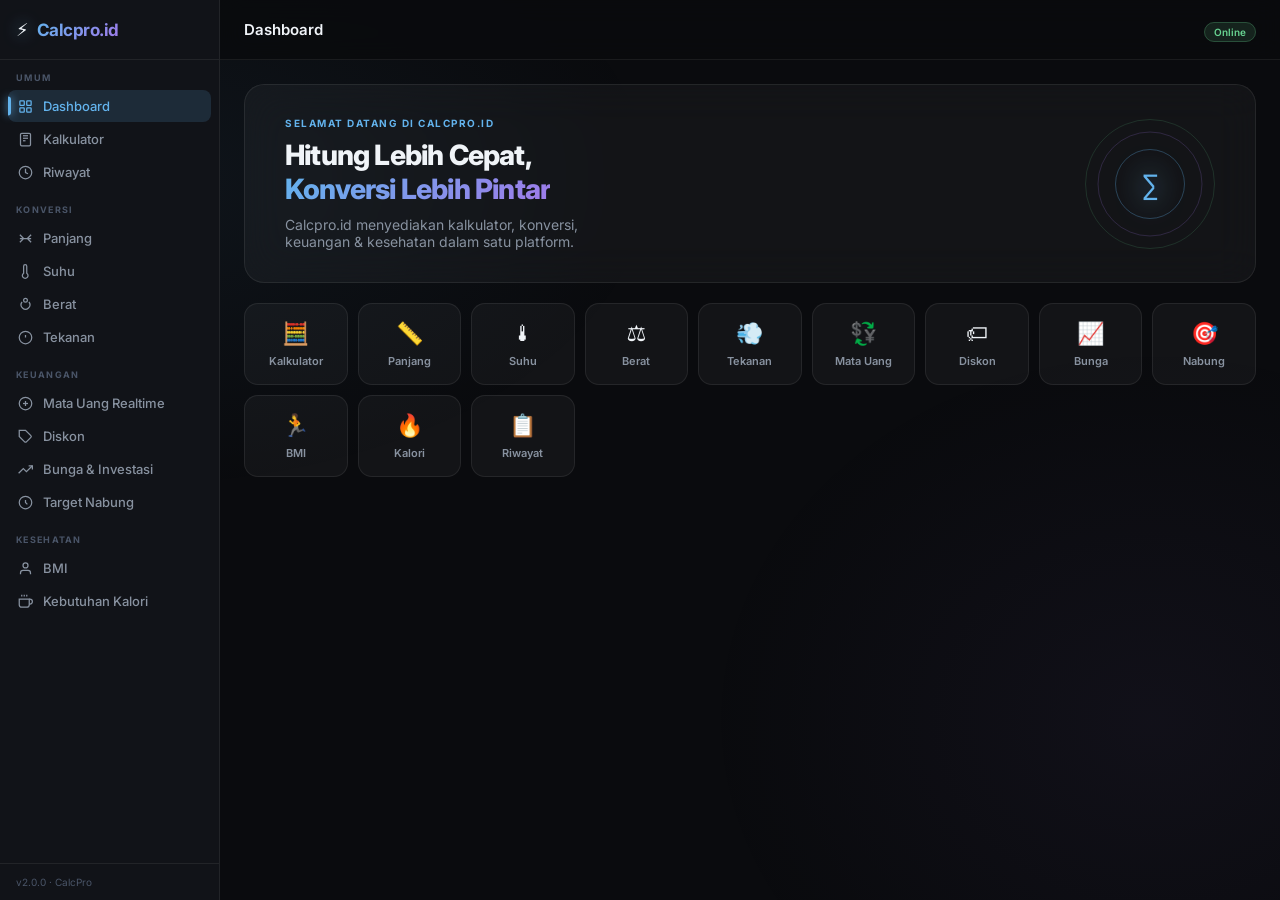
<file: index.html>
<!DOCTYPE html>
<html lang="id">
<head>
  <meta charset="UTF-8"/>
  <meta name="viewport" content="width=device-width, initial-scale=1.0"/>
  <title>Calcpro.id — Kalkulator Online & Konverter Satuan Indonesia</title>
  <meta name="description" content="Calcpro.id adalah kalkulator online dan aplikasi konverter satuan Indonesia untuk kalkulator digital, konversi mata uang, panjang, suhu, berat, tekanan, BMI, dan perhitungan keuangan."/>
  <meta name="keywords" content="calcpro.id, kalkulator online, konverter satuan, konversi mata uang, kalkulator BMI, kalkulator diskon, konversi suhu, konversi panjang, kalkulator investasi, kesehatan, keuangan"/>
  <meta name="robots" content="index, follow"/>
  <meta property="og:title" content="Calcpro.id — Kalkulator Online & Konverter Satuan Indonesia"/>
  <meta property="og:description" content="Calcpro.id adalah kalkulator online dan aplikasi konverter satuan Indonesia untuk kalkulator digital, konversi mata uang, panjang, suhu, berat, tekanan, BMI, dan perhitungan keuangan."/>
  <meta property="og:type" content="website"/>
  <meta property="og:locale" content="id_ID"/>
  <meta name="twitter:card" content="summary_large_image"/>
  <link rel="preconnect" href="https://fonts.googleapis.com"/>
  <link rel="preconnect" href="https://fonts.gstatic.com" crossorigin/>
  <link href="https://fonts.googleapis.com/css2?family=Inter:wght@300;400;500;600;700&family=JetBrains+Mono:wght@400;500&display=swap" rel="stylesheet"/>
  <link rel="stylesheet" href="style.css">
</head>
<body>

<div id="toast-container"></div>
<div class="overlay" id="overlay"></div>

<!-- ═══ SIDEBAR ═══ -->
<aside class="sidebar" id="sidebar">
  <div class="sidebar-header">
    <div class="logo">
      <span class="logo-icon">⚡</span>
      <span class="logo-text">Calcpro.id</span>
    </div>
  </div>
  <nav class="sidebar-nav">

    <div class="nav-group">
      <span class="nav-label">Umum</span>
      <a class="nav-item active" data-page="dashboard" href="#">
        <svg viewBox="0 0 24 24" fill="none" stroke="currentColor" stroke-width="2"><rect x="3" y="3" width="7" height="7" rx="1"/><rect x="14" y="3" width="7" height="7" rx="1"/><rect x="3" y="14" width="7" height="7" rx="1"/><rect x="14" y="14" width="7" height="7" rx="1"/></svg>
        <span>Dashboard</span>
      </a>
      <a class="nav-item" data-page="kalkulator" href="#">
        <svg viewBox="0 0 24 24" fill="none" stroke="currentColor" stroke-width="2"><rect x="4" y="2" width="16" height="20" rx="2"/><line x1="8" y1="6" x2="16" y2="6"/><line x1="8" y1="10" x2="16" y2="10"/><line x1="8" y1="14" x2="12" y2="14"/></svg>
        <span>Kalkulator</span>
      </a>
      <a class="nav-item" data-page="riwayat" href="#">
        <svg viewBox="0 0 24 24" fill="none" stroke="currentColor" stroke-width="2"><circle cx="12" cy="12" r="10"/><polyline points="12 6 12 12 16 14"/></svg>
        <span>Riwayat</span>
      </a>
    </div>

    <div class="nav-group">
      <span class="nav-label">Konversi</span>
      <a class="nav-item" data-page="panjang" href="#">
        <svg viewBox="0 0 24 24" fill="none" stroke="currentColor" stroke-width="2"><path d="M3 12h18M3 6l6 6-6 6M21 6l-6 6 6 6"/></svg>
        <span>Panjang</span>
      </a>
      <a class="nav-item" data-page="suhu" href="#">
        <svg viewBox="0 0 24 24" fill="none" stroke="currentColor" stroke-width="2"><path d="M14 14.76V3.5a2.5 2.5 0 0 0-5 0v11.26a4.5 4.5 0 1 0 5 0z"/></svg>
        <span>Suhu</span>
      </a>
      <a class="nav-item" data-page="berat" href="#">
        <svg viewBox="0 0 24 24" fill="none" stroke="currentColor" stroke-width="2"><circle cx="12" cy="5" r="3"/><path d="M6.5 8a7 7 0 1 0 11 0"/></svg>
        <span>Berat</span>
      </a>
      <a class="nav-item" data-page="tekanan" href="#">
        <svg viewBox="0 0 24 24" fill="none" stroke="currentColor" stroke-width="2"><circle cx="12" cy="12" r="10"/><line x1="12" y1="8" x2="12" y2="12"/><line x1="12" y1="16" x2="12.01" y2="16"/></svg>
        <span>Tekanan</span>
      </a>
    </div>

    <div class="nav-group">
      <span class="nav-label">Keuangan</span>
      <a class="nav-item" data-page="matauang" href="#">
        <svg viewBox="0 0 24 24" fill="none" stroke="currentColor" stroke-width="2"><circle cx="12" cy="12" r="10"/><line x1="12" y1="8" x2="12" y2="16"/><line x1="8" y1="12" x2="16" y2="12"/></svg>
        <span>Mata Uang Realtime</span>
      </a>
      <a class="nav-item" data-page="diskon" href="#">
        <svg viewBox="0 0 24 24" fill="none" stroke="currentColor" stroke-width="2"><path d="M20.59 13.41l-7.17 7.17a2 2 0 0 1-2.83 0L2 12V2h10l8.59 8.59a2 2 0 0 1 0 2.82z"/><line x1="7" y1="7" x2="7.01" y2="7"/></svg>
        <span>Diskon</span>
      </a>
      <a class="nav-item" data-page="bunga" href="#">
        <svg viewBox="0 0 24 24" fill="none" stroke="currentColor" stroke-width="2"><polyline points="23 6 13.5 15.5 8.5 10.5 1 18"/><polyline points="17 6 23 6 23 12"/></svg>
        <span>Bunga & Investasi</span>
      </a>
      <a class="nav-item" data-page="nabung" href="#">
        <svg viewBox="0 0 24 24" fill="none" stroke="currentColor" stroke-width="2"><path d="M12 2a10 10 0 1 0 0 20 10 10 0 0 0 0-20zm0 6v4l3 3"/></svg>
        <span>Target Nabung</span>
      </a>
    </div>

    <div class="nav-group">
      <span class="nav-label">Kesehatan</span>
      <a class="nav-item" data-page="bmi" href="#">
        <svg viewBox="0 0 24 24" fill="none" stroke="currentColor" stroke-width="2"><path d="M20 21v-2a4 4 0 0 0-4-4H8a4 4 0 0 0-4 4v2"/><circle cx="12" cy="7" r="4"/></svg>
        <span>BMI</span>
      </a>
      <a class="nav-item" data-page="kalori" href="#">
        <svg viewBox="0 0 24 24" fill="none" stroke="currentColor" stroke-width="2"><path d="M18 8h1a4 4 0 0 1 0 8h-1"/><path d="M2 8h16v9a4 4 0 0 1-4 4H6a4 4 0 0 1-4-4V8z"/><line x1="6" y1="1" x2="6" y2="4"/><line x1="10" y1="1" x2="10" y2="4"/><line x1="14" y1="1" x2="14" y2="4"/></svg>
        <span>Kebutuhan Kalori</span>
      </a>
    </div>

  </nav>
  <div class="sidebar-footer">v2.0.0 · CalcPro</div>
</aside>

<!-- ═══ MAIN ═══ -->
<main class="main" id="mainContent">
  <header class="topbar">
    <button class="mobile-menu-btn" id="mobileMenuBtn">
      <span></span><span></span><span></span>
    </button>
    <h1 class="page-title" id="pageTitle">Dashboard</h1>
    <div class="topbar-right">
      <span class="badge" id="statusBadge">Online</span>
    </div>
  </header>

  <!-- ═══ DASHBOARD ═══ -->
  <section class="page active" id="page-dashboard">
    <div class="dashboard-hero">
      <div class="hero-text">
        <p class="hero-eyebrow">Selamat Datang di Calcpro.id</p>
        <h2 class="hero-heading">Hitung Lebih Cepat,<br><em>Konversi Lebih Pintar</em></h2>
        <p class="hero-sub">Calcpro.id menyediakan kalkulator, konversi, keuangan & kesehatan dalam satu platform.</p>
      </div>
      <div class="hero-graphic" aria-hidden="true">
        <div class="orbit-ring ring-1"></div>
        <div class="orbit-ring ring-2"></div>
        <div class="orbit-ring ring-3"></div>
        <span class="orbit-center">∑</span>
      </div>
    </div>
    <div class="dash-categories">
      <div class="dash-cat" data-page="kalkulator"><span class="dc-icon">🧮</span><span>Kalkulator</span></div>
      <div class="dash-cat" data-page="panjang"><span class="dc-icon">📏</span><span>Panjang</span></div>
      <div class="dash-cat" data-page="suhu"><span class="dc-icon">🌡</span><span>Suhu</span></div>
      <div class="dash-cat" data-page="berat"><span class="dc-icon">⚖</span><span>Berat</span></div>
      <div class="dash-cat" data-page="tekanan"><span class="dc-icon">💨</span><span>Tekanan</span></div>
      <div class="dash-cat" data-page="matauang"><span class="dc-icon">💱</span><span>Mata Uang</span></div>
      <div class="dash-cat" data-page="diskon"><span class="dc-icon">🏷</span><span>Diskon</span></div>
      <div class="dash-cat" data-page="bunga"><span class="dc-icon">📈</span><span>Bunga</span></div>
      <div class="dash-cat" data-page="nabung"><span class="dc-icon">🎯</span><span>Nabung</span></div>
      <div class="dash-cat" data-page="bmi"><span class="dc-icon">🏃</span><span>BMI</span></div>
      <div class="dash-cat" data-page="kalori"><span class="dc-icon">🔥</span><span>Kalori</span></div>
      <div class="dash-cat" data-page="riwayat"><span class="dc-icon">📋</span><span>Riwayat</span></div>
    </div>
  </section>

  <!-- ═══ KALKULATOR ═══ -->
  <section class="page" id="page-kalkulator">
    <div class="content-header"><h2>Kalkulator</h2><p>Operasi aritmatika dasar</p></div>
    <div class="card glass">
      <div class="input-row">
        <div class="field"><label>Angka Pertama</label><input id="calc-a" type="number" placeholder="0"/></div>
        <div class="field"><label>Angka Kedua</label><input id="calc-b" type="number" placeholder="0"/></div>
      </div>
      <div class="op-grid">
        <button class="op-btn" data-op="tambah"><span class="op-sym">＋</span><span>Tambah</span></button>
        <button class="op-btn" data-op="kurang"><span class="op-sym">－</span><span>Kurang</span></button>
        <button class="op-btn" data-op="kali"><span class="op-sym">×</span><span>Kali</span></button>
        <button class="op-btn" data-op="bagi"><span class="op-sym">÷</span><span>Bagi</span></button>
      </div>
      <div class="result-box hidden" id="calc-result">
        <span class="result-label">Hasil</span>
        <span class="result-value" id="calc-value">—</span>
        <span class="result-expr" id="calc-expr"></span>
      </div>
    </div>
  </section>

  <!-- ═══ PANJANG ═══ -->
  <section class="page" id="page-panjang">
    <div class="content-header"><h2>Konversi Panjang</h2><p>Satuan panjang & jarak</p></div>
    <div class="card glass">
      <div class="field mb"><label>Nilai</label><input id="panjang-nilai" type="number" placeholder="Masukkan angka"/></div>
      <div class="input-row">
        <div class="field"><label>Dari</label>
          <select id="panjang-dari">
            <option value="km">Kilometer (km)</option><option value="hm">Hektometer (hm)</option>
            <option value="dam">Dekameter (dam)</option><option value="m" selected>Meter (m)</option>
            <option value="dm">Desimeter (dm)</option><option value="cm">Sentimeter (cm)</option>
            <option value="mm">Milimeter (mm)</option>
          </select>
        </div>
        <button class="swap-btn" id="swap-panjang">⇄</button>
        <div class="field"><label>Ke</label>
          <select id="panjang-ke">
            <option value="km">Kilometer (km)</option><option value="hm">Hektometer (hm)</option>
            <option value="dam">Dekameter (dam)</option><option value="m">Meter (m)</option>
            <option value="dm">Desimeter (dm)</option><option value="cm" selected>Sentimeter (cm)</option>
            <option value="mm">Milimeter (mm)</option>
          </select>
        </div>
      </div>
      <button class="btn-primary" id="btn-panjang"><span class="btn-text">Konversi</span><span class="btn-loader hidden"></span></button>
      <div class="result-box hidden" id="panjang-result">
        <span class="result-label">Hasil</span>
        <span class="result-value" id="panjang-value">—</span>
        <span class="result-expr" id="panjang-expr"></span>
      </div>
    </div>
  </section>

  <!-- ═══ SUHU ═══ -->
  <section class="page" id="page-suhu">
    <div class="content-header"><h2>Konversi Suhu</h2><p>Konversi ke semua satuan sekaligus</p></div>
    <div class="card glass">
      <div class="input-row">
        <div class="field"><label>Suhu</label><input id="suhu-nilai" type="number" placeholder="Masukkan suhu"/></div>
        <div class="field"><label>Satuan Asal</label>
          <select id="suhu-dari">
            <option value="celcius">Celcius (°C)</option><option value="reamur">Reamur (°R)</option>
            <option value="fahrenheit">Fahrenheit (°F)</option><option value="kelvin">Kelvin (K)</option>
          </select>
        </div>
      </div>
      <button class="btn-primary" id="btn-suhu"><span class="btn-text">Konversi Semua</span><span class="btn-loader hidden"></span></button>
      <div class="result-box hidden" id="suhu-result">
        <span class="result-label">Hasil Konversi</span>
        <div class="chip-grid" id="suhu-grid"></div>
      </div>
    </div>
  </section>

  <!-- ═══ BERAT ═══ -->
  <section class="page" id="page-berat">
    <div class="content-header"><h2>Konversi Berat</h2><p>Massa & berat</p></div>
    <div class="card glass">
      <div class="field mb"><label>Nilai</label><input id="berat-nilai" type="number" placeholder="Masukkan berat"/></div>
      <div class="input-row">
        <div class="field"><label>Dari</label>
          <select id="berat-asal">
            <option value="kg" selected>Kilogram (kg)</option><option value="g">Gram (g)</option>
            <option value="ons">Ons</option><option value="lb">Pound (lb)</option>
          </select>
        </div>
        <button class="swap-btn" id="swap-berat">⇄</button>
        <div class="field"><label>Ke</label>
          <select id="berat-tujuan">
            <option value="kg">Kilogram (kg)</option><option value="g" selected>Gram (g)</option>
            <option value="ons">Ons</option><option value="lb">Pound (lb)</option>
          </select>
        </div>
      </div>
      <button class="btn-primary" id="btn-berat"><span class="btn-text">Konversi</span><span class="btn-loader hidden"></span></button>
      <div class="result-box hidden" id="berat-result">
        <span class="result-label">Hasil</span>
        <span class="result-value" id="berat-value">—</span>
        <span class="result-expr" id="berat-expr"></span>
      </div>
    </div>
  </section>

  <!-- ═══ TEKANAN ═══ -->
  <section class="page" id="page-tekanan">
    <div class="content-header"><h2>Konversi Tekanan</h2><p>Sumber: NIST / Satuan SI</p></div>
    <div class="card glass">
      <div class="field mb"><label>Nilai</label><input id="tekanan-nilai" type="number" placeholder="Masukkan tekanan"/></div>
      <div class="input-row">
        <div class="field"><label>Dari</label>
          <select id="tekanan-dari">
            <option value="pa">Pascal (Pa)</option><option value="kpa">Kilopascal (kPa)</option>
            <option value="mpa">Megapascal (MPa)</option><option value="bar" selected>Bar</option>
            <option value="atm">Atmosfer (atm)</option><option value="psi">PSI</option>
            <option value="mmhg">mmHg</option><option value="torr">Torr</option>
          </select>
        </div>
        <button class="swap-btn" id="swap-tekanan">⇄</button>
        <div class="field"><label>Ke</label>
          <select id="tekanan-ke">
            <option value="pa">Pascal (Pa)</option><option value="kpa">Kilopascal (kPa)</option>
            <option value="mpa">Megapascal (MPa)</option><option value="bar">Bar</option>
            <option value="atm" selected>Atmosfer (atm)</option><option value="psi">PSI</option>
            <option value="mmhg">mmHg</option><option value="torr">Torr</option>
          </select>
        </div>
      </div>
      <button class="btn-primary" id="btn-tekanan"><span class="btn-text">Konversi</span><span class="btn-loader hidden"></span></button>
      <div class="result-box hidden" id="tekanan-result">
        <span class="result-label">Hasil</span>
        <span class="result-value" id="tekanan-value">—</span>
        <span class="result-expr" id="tekanan-expr"></span>
      </div>
    </div>
  </section>

  <!-- ═══ MATA UANG ═══ -->
  <section class="page" id="page-matauang">
    <div class="content-header"><h2>Konversi Mata Uang</h2><p>Kurs realtime · Sumber: Frankfurter API (European Central Bank)</p></div>
    <div class="card glass">
      <div class="field mb"><label>Jumlah</label><input id="mu-jumlah" type="number" placeholder="Masukkan jumlah" value="1"/></div>
      <div class="input-row">
        <div class="field"><label>Dari</label>
          <select id="mu-dari">
            <option value="USD">USD — Dolar Amerika</option><option value="IDR" selected>IDR — Rupiah</option>
            <option value="EUR">EUR — Euro</option><option value="GBP">GBP — Pound Sterling</option>
            <option value="JPY">JPY — Yen Jepang</option><option value="SGD">SGD — Dolar Singapura</option>
            <option value="MYR">MYR — Ringgit Malaysia</option><option value="AUD">AUD — Dolar Australia</option>
            <option value="CNY">CNY — Yuan China</option><option value="SAR">SAR — Riyal Saudi</option>
            <option value="KRW">KRW — Won Korea</option><option value="THB">THB — Baht Thailand</option>
          </select>
        </div>
        <button class="swap-btn" id="swap-mu">⇄</button>
        <div class="field"><label>Ke</label>
          <select id="mu-ke">
            <option value="USD" selected>USD — Dolar Amerika</option><option value="IDR">IDR — Rupiah</option>
            <option value="EUR">EUR — Euro</option><option value="GBP">GBP — Pound Sterling</option>
            <option value="JPY">JPY — Yen Jepang</option><option value="SGD">SGD — Dolar Singapura</option>
            <option value="MYR">MYR — Ringgit Malaysia</option><option value="AUD">AUD — Dolar Australia</option>
            <option value="CNY">CNY — Yuan China</option><option value="SAR">SAR — Riyal Saudi</option>
            <option value="KRW">KRW — Won Korea</option><option value="THB">THB — Baht Thailand</option>
          </select>
        </div>
      </div>
      <button class="btn-primary" id="btn-mu"><span class="btn-text">Cek Kurs Sekarang</span><span class="btn-loader hidden"></span></button>
      <div class="result-box hidden" id="mu-result">
        <span class="result-label">Hasil</span>
        <span class="result-value" id="mu-value">—</span>
        <span class="result-expr" id="mu-expr"></span>
        <span class="result-source" id="mu-date"></span>
      </div>
    </div>
  </section>

  <!-- ═══ DISKON ═══ -->
  <section class="page" id="page-diskon">
    <div class="content-header"><h2>Kalkulator Diskon</h2><p>Hitung hemat belanjamu</p></div>
    <div class="card glass">
      <div class="input-row">
        <div class="field"><label>Harga Asli (Rp)</label><input id="disc-harga" type="number" placeholder="Contoh: 500000"/></div>
        <div class="field"><label>Diskon (%)</label><input id="disc-persen" type="number" placeholder="Contoh: 30" min="0" max="100"/></div>
      </div>
      <button class="btn-primary" id="btn-diskon"><span class="btn-text">Hitung Diskon</span><span class="btn-loader hidden"></span></button>
      <div class="result-box hidden" id="diskon-result">
        <span class="result-label">Harga Setelah Diskon</span>
        <span class="result-value" id="disc-value">—</span>
        <div class="chip-grid" id="disc-chips"></div>
      </div>
    </div>
  </section>

  <!-- ═══ BUNGA ═══ -->
  <section class="page" id="page-bunga">
    <div class="content-header"><h2>Bunga & Investasi</h2><p>Bunga Majemuk · Rumus Mifflin-St Jeor</p></div>
    <div class="card glass">
      <div class="input-row">
        <div class="field"><label>Modal Awal (Rp)</label><input id="bunga-pokok" type="number" placeholder="Contoh: 10000000"/></div>
        <div class="field"><label>Bunga / Tahun (%)</label><input id="bunga-persen" type="number" placeholder="Contoh: 6" step="0.1"/></div>
      </div>
      <div class="input-row">
        <div class="field"><label>Lama Investasi (Tahun)</label><input id="bunga-tahun" type="number" placeholder="Contoh: 5"/></div>
        <div class="field"><label>Frekuensi Bunga</label>
          <select id="bunga-frekuensi">
            <option value="1">Tahunan</option><option value="4">Kuartalan</option>
            <option value="12" selected>Bulanan</option><option value="365">Harian</option>
          </select>
        </div>
      </div>
      <button class="btn-primary" id="btn-bunga"><span class="btn-text">Hitung Investasi</span><span class="btn-loader hidden"></span></button>
      <div class="result-box hidden" id="bunga-result">
        <span class="result-label">Total Nilai Akhir</span>
        <span class="result-value" id="bunga-value">—</span>
        <div class="chip-grid" id="bunga-chips"></div>
      </div>
    </div>
  </section>

  <!-- ═══ NABUNG ═══ -->
  <section class="page" id="page-nabung">
    <div class="content-header"><h2>Target Nabung</h2><p>Rencanakan tabunganmu</p></div>
    <div class="card glass">
      <div class="input-row">
        <div class="field"><label>Target (Rp)</label><input id="nabung-target" type="number" placeholder="Contoh: 5000000"/></div>
        <div class="field"><label>Dalam (Bulan)</label><input id="nabung-bulan" type="number" placeholder="Contoh: 12" min="1"/></div>
      </div>
      <button class="btn-primary" id="btn-nabung"><span class="btn-text">Hitung Target</span><span class="btn-loader hidden"></span></button>
      <div class="result-box hidden" id="nabung-result">
        <span class="result-label">Nabung Per Bulan</span>
        <span class="result-value" id="nabung-value">—</span>
        <div class="chip-grid" id="nabung-chips"></div>
      </div>
    </div>
  </section>

  <!-- ═══ BMI ═══ -->
  <section class="page" id="page-bmi">
    <div class="content-header"><h2>Kalkulator BMI</h2><p>Body Mass Index · Sumber: WHO Classification</p></div>
    <div class="card glass">
      <div class="input-row">
        <div class="field"><label>Berat Badan (kg)</label><input id="bmi-berat" type="number" placeholder="Contoh: 65"/></div>
        <div class="field"><label>Tinggi Badan (cm)</label><input id="bmi-tinggi" type="number" placeholder="Contoh: 170"/></div>
      </div>
      <button class="btn-primary" id="btn-bmi"><span class="btn-text">Hitung BMI</span><span class="btn-loader hidden"></span></button>
      <div class="result-box hidden" id="bmi-result">
        <span class="result-label">Nilai BMI</span>
        <span class="result-value" id="bmi-value">—</span>
        <div class="chip-grid" id="bmi-chips"></div>
      </div>
    </div>
  </section>

  <!-- ═══ KALORI ═══ -->
  <section class="page" id="page-kalori">
    <div class="content-header"><h2>Kebutuhan Kalori</h2><p>Rumus Mifflin-St Jeor (1990)</p></div>
    <div class="card glass">
      <div class="input-row">
        <div class="field"><label>Berat (kg)</label><input id="kal-berat" type="number" placeholder="65"/></div>
        <div class="field"><label>Tinggi (cm)</label><input id="kal-tinggi" type="number" placeholder="170"/></div>
        <div class="field"><label>Usia (tahun)</label><input id="kal-usia" type="number" placeholder="25"/></div>
      </div>
      <div class="input-row">
        <div class="field"><label>Jenis Kelamin</label>
          <select id="kal-gender">
            <option value="pria">Pria</option><option value="wanita">Wanita</option>
          </select>
        </div>
        <div class="field"><label>Level Aktivitas</label>
          <select id="kal-aktivitas">
            <option value="santai">Santai (kerja kantoran)</option>
            <option value="ringan">Ringan (olahraga 1–3x/minggu)</option>
            <option value="sedang" selected>Sedang (olahraga 3–5x/minggu)</option>
            <option value="berat">Berat (olahraga 6–7x/minggu)</option>
            <option value="sangat_berat">Sangat Berat (atlet)</option>
          </select>
        </div>
      </div>
      <button class="btn-primary" id="btn-kalori"><span class="btn-text">Hitung Kalori</span><span class="btn-loader hidden"></span></button>
      <div class="result-box hidden" id="kalori-result">
        <span class="result-label">Kalori Harian (TDEE)</span>
        <span class="result-value" id="kalori-value">—</span>
        <div class="chip-grid" id="kalori-chips"></div>
      </div>
    </div>
  </section>

  <!-- ═══ RIWAYAT ═══ -->
  <section class="page" id="page-riwayat">
    <div class="content-header">
      <h2>Riwayat</h2><p>Semua perhitungan sesi ini</p>
      <button class="btn-ghost" id="btn-clear-history">Hapus Semua</button>
    </div>
    <div id="riwayat-list" class="riwayat-list">
      <div class="empty-state"><span class="empty-icon">📋</span><p>Belum ada riwayat.<br>Mulai hitung sesuatu!</p></div>
    </div>
  </section>

</main>

<script src="script.js"></script>
</body>
</html>
</file>
<file: style.css>
/* ═══════════════════════════════════════════
   CalcPro v2 — Premium Dark UI
   ═══════════════════════════════════════════ */
:root {
  --bg-base:     #0a0b0e;
  --bg-surface:  #111318;
  --bg-elevated: #181c24;
  --border:      rgba(255,255,255,0.07);
  --border-glow: rgba(99,179,237,0.35);
  --accent:      #63b3ed;
  --accent-dim:  rgba(99,179,237,0.15);
  --accent-2:    #9f7aea;
  --accent-3:    #68d391;
  --accent-warn: #f6ad55;
  --accent-err:  #fc8181;
  --text-primary:   #f0f4f8;
  --text-secondary: #8892a0;
  --text-muted:     #4a5568;
  --radius-sm: 8px; --radius-md: 14px; --radius-lg: 20px;
  --sidebar-w: 220px; --topbar-h: 60px;
  --glass-bg:     rgba(255,255,255,0.04);
  --glass-border: rgba(255,255,255,0.08);
  --glass-blur:   20px;
  --ease-out: cubic-bezier(0.16,1,0.3,1);
  --ease-spring: cubic-bezier(0.34,1.56,0.64,1);
  --transition: 200ms var(--ease-out);
}
*,*::before,*::after{box-sizing:border-box;margin:0;padding:0}
html{scroll-behavior:smooth}
body{font-family:'Inter',system-ui,sans-serif;background:var(--bg-base);color:var(--text-primary);min-height:100vh;display:flex;overflow-x:hidden;-webkit-font-smoothing:antialiased}
body::before{content:'';position:fixed;inset:0;background:radial-gradient(ellipse 60% 50% at 10% 20%,rgba(99,179,237,0.06) 0%,transparent 70%),radial-gradient(ellipse 50% 60% at 90% 80%,rgba(159,122,234,0.05) 0%,transparent 70%);pointer-events:none;z-index:0}

/* SIDEBAR */
.sidebar{position:fixed;top:0;left:0;bottom:0;width:var(--sidebar-w);background:var(--bg-surface);border-right:1px solid var(--border);display:flex;flex-direction:column;z-index:100;transition:transform var(--transition);overflow-y:auto}
.sidebar-header{height:var(--topbar-h);display:flex;align-items:center;padding:0 16px;border-bottom:1px solid var(--border);flex-shrink:0}
.logo{display:flex;align-items:center;gap:8px}
.logo-icon{font-size:18px;filter:drop-shadow(0 0 8px var(--accent))}
.logo-text{font-size:17px;font-weight:700;letter-spacing:-0.5px;background:linear-gradient(135deg,var(--accent),var(--accent-2));-webkit-background-clip:text;-webkit-text-fill-color:transparent;background-clip:text}
.sidebar-nav{flex:1;padding:12px 8px;display:flex;flex-direction:column;gap:16px}
.nav-group{display:flex;flex-direction:column;gap:1px}
.nav-label{font-size:9px;font-weight:700;letter-spacing:1.3px;text-transform:uppercase;color:var(--text-muted);padding:0 8px 6px}
.nav-item{display:flex;align-items:center;gap:10px;padding:8px 10px;border-radius:var(--radius-sm);color:var(--text-secondary);text-decoration:none;font-size:13px;font-weight:500;transition:var(--transition);cursor:pointer;position:relative}
.nav-item svg{width:15px;height:15px;flex-shrink:0}
.nav-item:hover{background:var(--accent-dim);color:var(--accent)}
.nav-item.active{background:var(--accent-dim);color:var(--accent)}
.nav-item.active::before{content:'';position:absolute;left:0;top:50%;transform:translateY(-50%);width:3px;height:60%;background:var(--accent);border-radius:0 3px 3px 0;box-shadow:0 0 8px var(--accent)}
.sidebar-footer{padding:12px 16px;border-top:1px solid var(--border);font-size:10px;color:var(--text-muted);flex-shrink:0}

/* MAIN */
.main{margin-left:var(--sidebar-w);flex:1;min-height:100vh;display:flex;flex-direction:column;position:relative;z-index:1}
.topbar{height:var(--topbar-h);display:flex;align-items:center;gap:14px;padding:0 24px;border-bottom:1px solid var(--border);background:rgba(10,11,14,0.85);backdrop-filter:blur(12px);position:sticky;top:0;z-index:50}
.mobile-menu-btn{display:none;flex-direction:column;gap:5px;background:none;border:none;cursor:pointer;padding:4px}
.mobile-menu-btn span{display:block;width:20px;height:2px;background:var(--text-secondary);border-radius:2px}
.page-title{font-size:15px;font-weight:600;flex:1}
.badge{font-size:10px;font-weight:600;padding:3px 9px;background:rgba(104,211,145,0.12);color:var(--accent-3);border:1px solid rgba(104,211,145,0.25);border-radius:20px}

/* PAGES */
.page{display:none;padding:24px;flex:1;opacity:0;transform:translateY(6px)}
.page.active{display:block;animation:pageIn 280ms var(--ease-out) forwards}
@keyframes pageIn{to{opacity:1;transform:translateY(0)}}

.content-header{display:flex;align-items:baseline;gap:10px;margin-bottom:20px;flex-wrap:wrap}
.content-header h2{font-size:22px;font-weight:700;letter-spacing:-0.5px}
.content-header p{font-size:13px;color:var(--text-secondary)}
.content-header .btn-ghost{margin-left:auto}

/* DASHBOARD */
.dashboard-hero{display:flex;align-items:center;justify-content:space-between;gap:20px;background:var(--glass-bg);border:1px solid var(--glass-border);border-radius:var(--radius-lg);padding:32px 40px;margin-bottom:20px;backdrop-filter:blur(var(--glass-blur));overflow:hidden}
.hero-eyebrow{font-size:10px;font-weight:700;letter-spacing:1.5px;text-transform:uppercase;color:var(--accent);margin-bottom:10px}
.hero-heading{font-size:28px;font-weight:800;letter-spacing:-0.8px;line-height:1.2;margin-bottom:10px}
.hero-heading em{font-style:normal;background:linear-gradient(135deg,var(--accent),var(--accent-2));-webkit-background-clip:text;-webkit-text-fill-color:transparent;background-clip:text}
.hero-sub{font-size:14px;color:var(--text-secondary);max-width:300px}
.hero-graphic{position:relative;width:130px;height:130px;flex-shrink:0}
.orbit-ring{position:absolute;border-radius:50%;top:50%;left:50%;transform:translate(-50%,-50%)}
.ring-1{width:70px;height:70px;border:1px solid rgba(99,179,237,0.3);animation:spin 6s linear infinite}
.ring-2{width:105px;height:105px;border:1px solid rgba(159,122,234,0.2);animation:spin 10s linear infinite reverse}
.ring-3{width:130px;height:130px;border:1px solid rgba(104,211,145,0.15);animation:spin 16s linear infinite}
.orbit-center{position:absolute;top:50%;left:50%;transform:translate(-50%,-50%);font-size:28px;color:var(--accent);filter:drop-shadow(0 0 14px var(--accent));font-family:'JetBrains Mono',monospace}
@keyframes spin{to{transform:translate(-50%,-50%) rotate(360deg)}}

.dash-categories{display:grid;grid-template-columns:repeat(auto-fill,minmax(100px,1fr));gap:10px}
.dash-cat{display:flex;flex-direction:column;align-items:center;gap:8px;padding:16px 10px;background:var(--glass-bg);border:1px solid var(--glass-border);border-radius:var(--radius-md);cursor:pointer;transition:var(--transition);text-align:center}
.dash-cat:hover{border-color:var(--border-glow);background:var(--accent-dim);transform:translateY(-2px)}
.dc-icon{font-size:22px}
.dash-cat span:last-child{font-size:11px;font-weight:600;color:var(--text-secondary)}
.dash-cat:hover span:last-child{color:var(--accent)}

/* CARD */
.card{border-radius:var(--radius-lg);padding:24px;max-width:580px}
.glass{background:var(--glass-bg);border:1px solid var(--glass-border);backdrop-filter:blur(var(--glass-blur))}

/* FIELDS */
.field{display:flex;flex-direction:column;gap:6px;flex:1}
.field label{font-size:11px;font-weight:600;letter-spacing:0.3px;color:var(--text-secondary);text-transform:uppercase}
.field input,.field select{background:rgba(255,255,255,0.05);border:1px solid var(--glass-border);border-radius:var(--radius-sm);color:var(--text-primary);font-family:'JetBrains Mono',monospace;font-size:15px;font-weight:500;height:46px;padding:0 14px;transition:var(--transition);outline:none;width:100%;appearance:none;-webkit-appearance:none}
.field select{background-image:url("data:image/svg+xml,%3Csvg xmlns='http://www.w3.org/2000/svg' width='12' height='12' viewBox='0 0 24 24' fill='none' stroke='%238892a0' stroke-width='2'%3E%3Cpolyline points='6 9 12 15 18 9'/%3E%3C/svg%3E");background-repeat:no-repeat;background-position:right 12px center;padding-right:32px;cursor:pointer}
.field select option{background:var(--bg-elevated);color:var(--text-primary)}
.field input:focus,.field select:focus{border-color:var(--accent);background:rgba(99,179,237,0.07);box-shadow:0 0 0 3px rgba(99,179,237,0.12)}
.field input::placeholder{color:var(--text-muted)}
.input-row{display:flex;gap:12px;align-items:flex-end;margin-bottom:16px}
.card>.field,.field.mb{margin-bottom:16px}

/* SWAP */
.swap-btn{height:46px;width:46px;flex-shrink:0;background:var(--accent-dim);border:1px solid var(--border-glow);border-radius:var(--radius-sm);color:var(--accent);font-size:18px;cursor:pointer;transition:var(--transition);display:flex;align-items:center;justify-content:center}
.swap-btn:hover{background:var(--accent);color:#0a0b0e;transform:rotate(180deg)}

/* OP GRID */
.op-grid{display:grid;grid-template-columns:repeat(4,1fr);gap:10px;margin-bottom:20px}
.op-btn{display:flex;flex-direction:column;align-items:center;justify-content:center;gap:3px;padding:14px 6px;background:rgba(255,255,255,0.04);border:1px solid var(--glass-border);border-radius:var(--radius-md);color:var(--text-secondary);font-family:'Inter',sans-serif;font-size:11px;font-weight:500;cursor:pointer;transition:var(--transition)}
.op-btn .op-sym{font-family:'JetBrains Mono',monospace;font-size:20px;color:var(--text-primary);font-weight:500}
.op-btn:hover{background:var(--accent-dim);border-color:var(--border-glow);color:var(--accent)}
.op-btn:hover .op-sym{color:var(--accent)}
.op-btn.active{background:var(--accent);border-color:var(--accent);color:#0a0b0e}
.op-btn.active .op-sym{color:#0a0b0e}

/* BTN */
.btn-primary{width:100%;height:48px;background:linear-gradient(135deg,var(--accent),var(--accent-2));border:none;border-radius:var(--radius-sm);color:#fff;font-family:'Inter',sans-serif;font-size:14px;font-weight:600;cursor:pointer;transition:var(--transition);display:flex;align-items:center;justify-content:center;gap:8px;margin-bottom:20px;position:relative;overflow:hidden}
.btn-primary:hover{transform:translateY(-1px);box-shadow:0 8px 24px rgba(99,179,237,0.3)}
.btn-primary:active{transform:translateY(0)}
.btn-primary:disabled{opacity:0.6;cursor:not-allowed;transform:none}
.btn-ghost{padding:7px 14px;background:transparent;border:1px solid var(--glass-border);border-radius:var(--radius-sm);color:var(--text-secondary);font-size:12px;font-weight:500;cursor:pointer;transition:var(--transition)}
.btn-ghost:hover{border-color:var(--accent-err);color:var(--accent-err)}
.btn-loader{width:16px;height:16px;border:2px solid rgba(255,255,255,0.3);border-top-color:#fff;border-radius:50%;animation:spin-fast 0.7s linear infinite}
@keyframes spin-fast{to{transform:rotate(360deg)}}

/* RESULT */
.result-box{border-top:1px solid var(--glass-border);padding-top:16px;display:flex;flex-direction:column;gap:5px;animation:slideUp 220ms var(--ease-out) both}
.result-box.hidden{display:none}
@keyframes slideUp{from{opacity:0;transform:translateY(8px)}to{opacity:1;transform:translateY(0)}}
.result-label{font-size:10px;font-weight:700;letter-spacing:1px;text-transform:uppercase;color:var(--text-muted)}
.result-value{font-family:'JetBrains Mono',monospace;font-size:32px;font-weight:700;background:linear-gradient(135deg,var(--text-primary),var(--accent));-webkit-background-clip:text;-webkit-text-fill-color:transparent;background-clip:text;line-height:1.1}
.result-expr{font-size:12px;color:var(--text-secondary);font-family:'JetBrains Mono',monospace}
.result-source{font-size:11px;color:var(--text-muted);margin-top:2px}

/* CHIP GRID */
.chip-grid{display:grid;grid-template-columns:repeat(auto-fit,minmax(130px,1fr));gap:10px;margin-top:10px}
.chip{background:rgba(255,255,255,0.04);border:1px solid var(--glass-border);border-radius:var(--radius-sm);padding:12px 14px;display:flex;flex-direction:column;gap:3px;animation:slideUp 220ms var(--ease-out) both}
.chip-label{font-size:10px;color:var(--text-muted);font-weight:600;text-transform:uppercase;letter-spacing:0.4px}
.chip-value{font-family:'JetBrains Mono',monospace;font-size:16px;font-weight:700;color:var(--accent)}
.chip.green .chip-value{color:var(--accent-3)}
.chip.warn  .chip-value{color:var(--accent-warn)}
.chip.err   .chip-value{color:var(--accent-err)}

/* RIWAYAT */
.riwayat-list{display:flex;flex-direction:column;gap:8px;max-width:700px}
.riwayat-item{display:flex;align-items:center;gap:12px;padding:14px 18px;background:var(--glass-bg);border:1px solid var(--glass-border);border-radius:var(--radius-md);animation:slideUp 200ms var(--ease-out) both}
.riwayat-type{font-size:10px;font-weight:700;letter-spacing:0.5px;text-transform:uppercase;padding:3px 9px;border-radius:20px;background:var(--accent-dim);color:var(--accent);white-space:nowrap;flex-shrink:0}
.riwayat-expr{flex:1;font-family:'JetBrains Mono',monospace;font-size:13px;color:var(--text-secondary);overflow:hidden;text-overflow:ellipsis;white-space:nowrap}
.riwayat-hasil{font-family:'JetBrains Mono',monospace;font-size:14px;font-weight:700;color:var(--text-primary);flex-shrink:0}
.riwayat-time{font-size:10px;color:var(--text-muted);flex-shrink:0}
.empty-state{display:flex;flex-direction:column;align-items:center;gap:10px;padding:48px 24px;color:var(--text-muted);text-align:center;font-size:14px;line-height:1.6;background:var(--glass-bg);border:1px solid var(--glass-border);border-radius:var(--radius-lg)}
.empty-icon{font-size:32px;display:block}

/* TOAST */
#toast-container{position:fixed;bottom:20px;right:20px;display:flex;flex-direction:column;gap:8px;z-index:9999;pointer-events:none}
.toast{min-width:240px;max-width:340px;padding:12px 16px;border-radius:var(--radius-md);font-size:13px;font-weight:500;display:flex;align-items:flex-start;gap:10px;backdrop-filter:blur(20px);animation:toastIn 260ms var(--ease-spring) both;pointer-events:auto;border:1px solid}
.toast-icon{font-size:14px;flex-shrink:0;margin-top:1px}
.toast-body{flex:1}
.toast-title{display:block;font-weight:700;margin-bottom:1px}
.toast-msg{display:block;font-size:12px;opacity:0.85}
.toast.success{background:rgba(104,211,145,0.12);border-color:rgba(104,211,145,0.3);color:#c6f6d5}
.toast.error{background:rgba(252,129,129,0.12);border-color:rgba(252,129,129,0.3);color:#fed7d7}
.toast.info{background:rgba(99,179,237,0.12);border-color:rgba(99,179,237,0.3);color:#bee3f8}
.toast.fade-out{animation:toastOut 260ms var(--ease-out) forwards}
@keyframes toastIn{from{opacity:0;transform:translateX(16px) scale(0.95)}to{opacity:1;transform:none}}
@keyframes toastOut{to{opacity:0;transform:translateX(16px) scale(0.95)}}

/* OVERLAY */
.overlay{display:none;position:fixed;inset:0;background:rgba(0,0,0,0.6);backdrop-filter:blur(2px);z-index:99}
.overlay.open{display:block}

/* SCROLLBAR */
::-webkit-scrollbar{width:5px}
::-webkit-scrollbar-track{background:transparent}
::-webkit-scrollbar-thumb{background:var(--glass-border);border-radius:3px}
::-webkit-scrollbar-thumb:hover{background:var(--text-muted)}

/* RESPONSIVE */
@media(max-width:768px){
  .sidebar{transform:translateX(-100%)}
  .sidebar.open{transform:translateX(0);box-shadow:4px 0 40px rgba(0,0,0,0.5)}
  .main{margin-left:0}
  .mobile-menu-btn{display:flex}
  .page{padding:16px}
  .dashboard-hero{flex-direction:column;padding:24px 20px;text-align:center}
  .hero-sub{margin:0 auto}
  .hero-graphic{width:100px;height:100px}
  .op-grid{grid-template-columns:repeat(2,1fr)}
  .input-row{flex-direction:column}
  .result-value{font-size:26px}
  .dash-categories{grid-template-columns:repeat(3,1fr)}
}
@media(max-width:480px){
  .dash-categories{grid-template-columns:repeat(2,1fr)}
  .chip-grid{grid-template-columns:repeat(2,1fr)}
}
@media(prefers-reduced-motion:reduce){*,*::before,*::after{animation-duration:0.01ms !important;transition-duration:0.01ms !important}}
</file>
